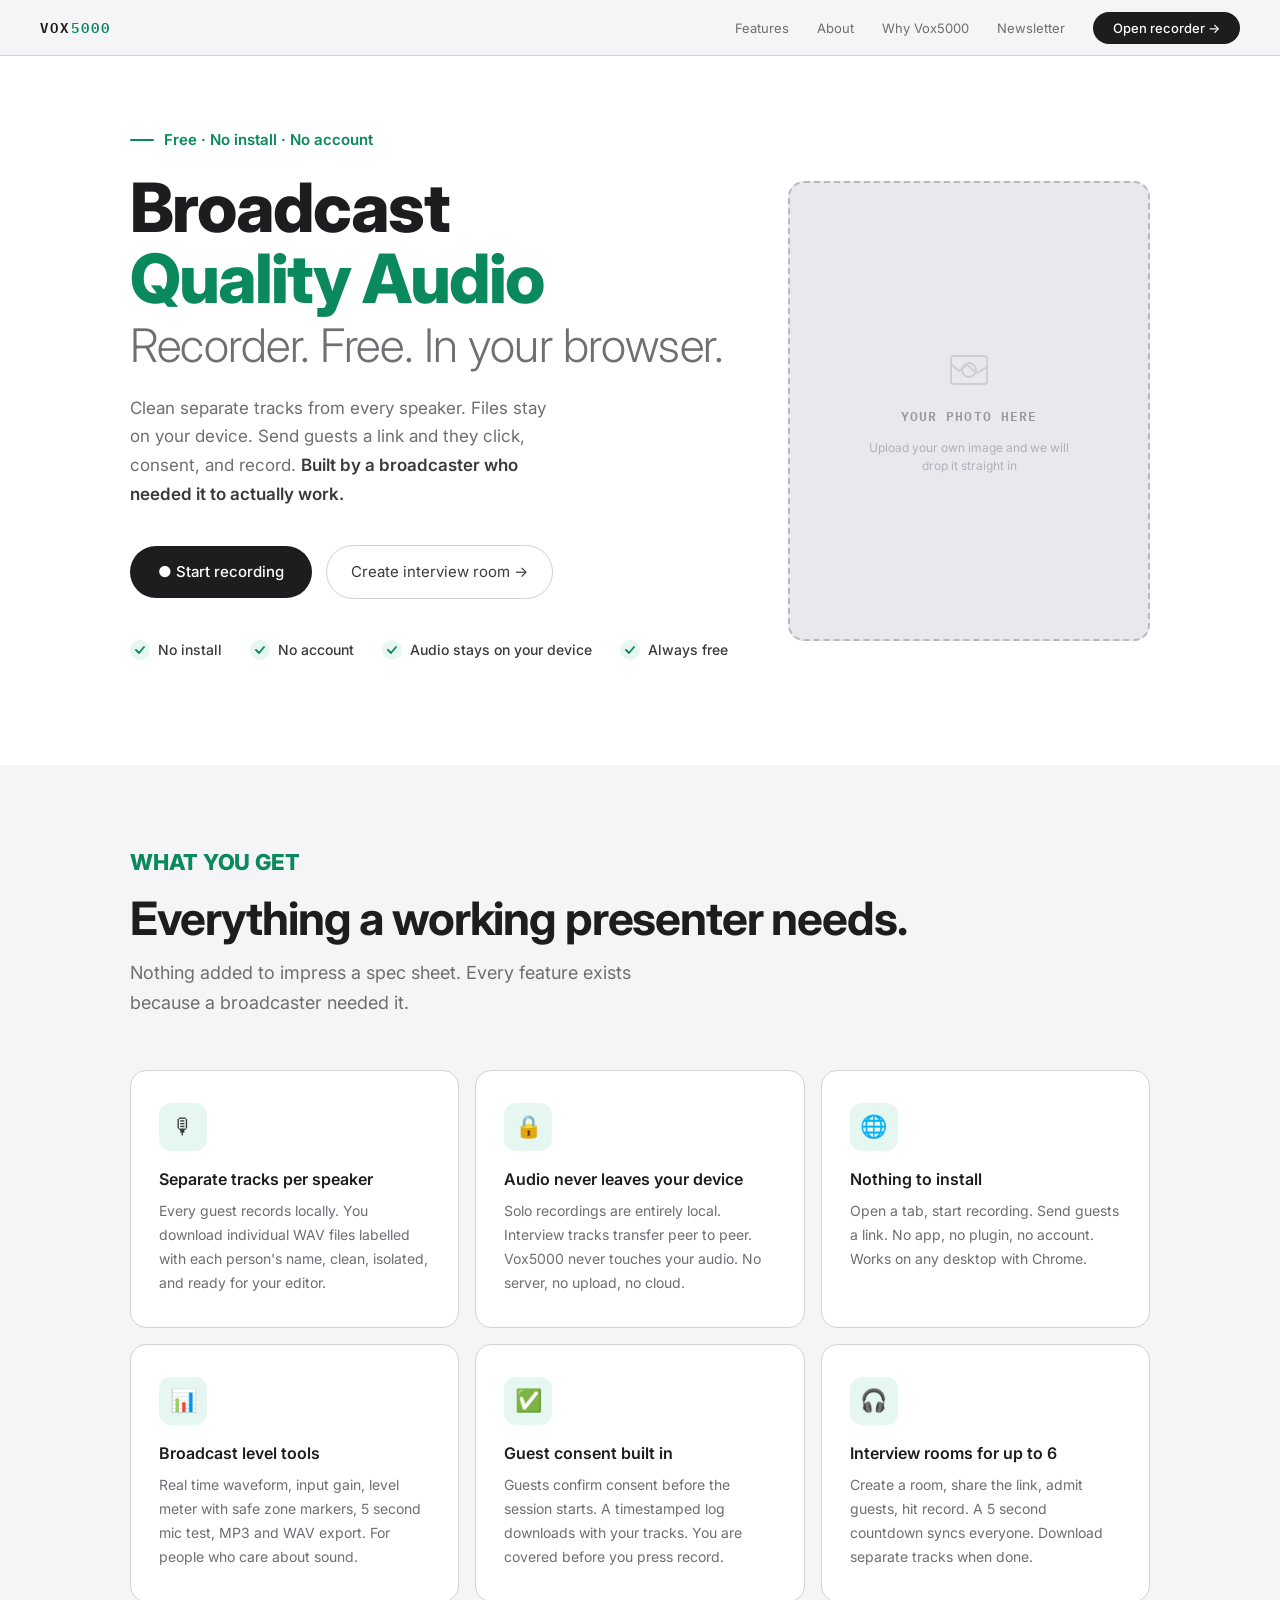
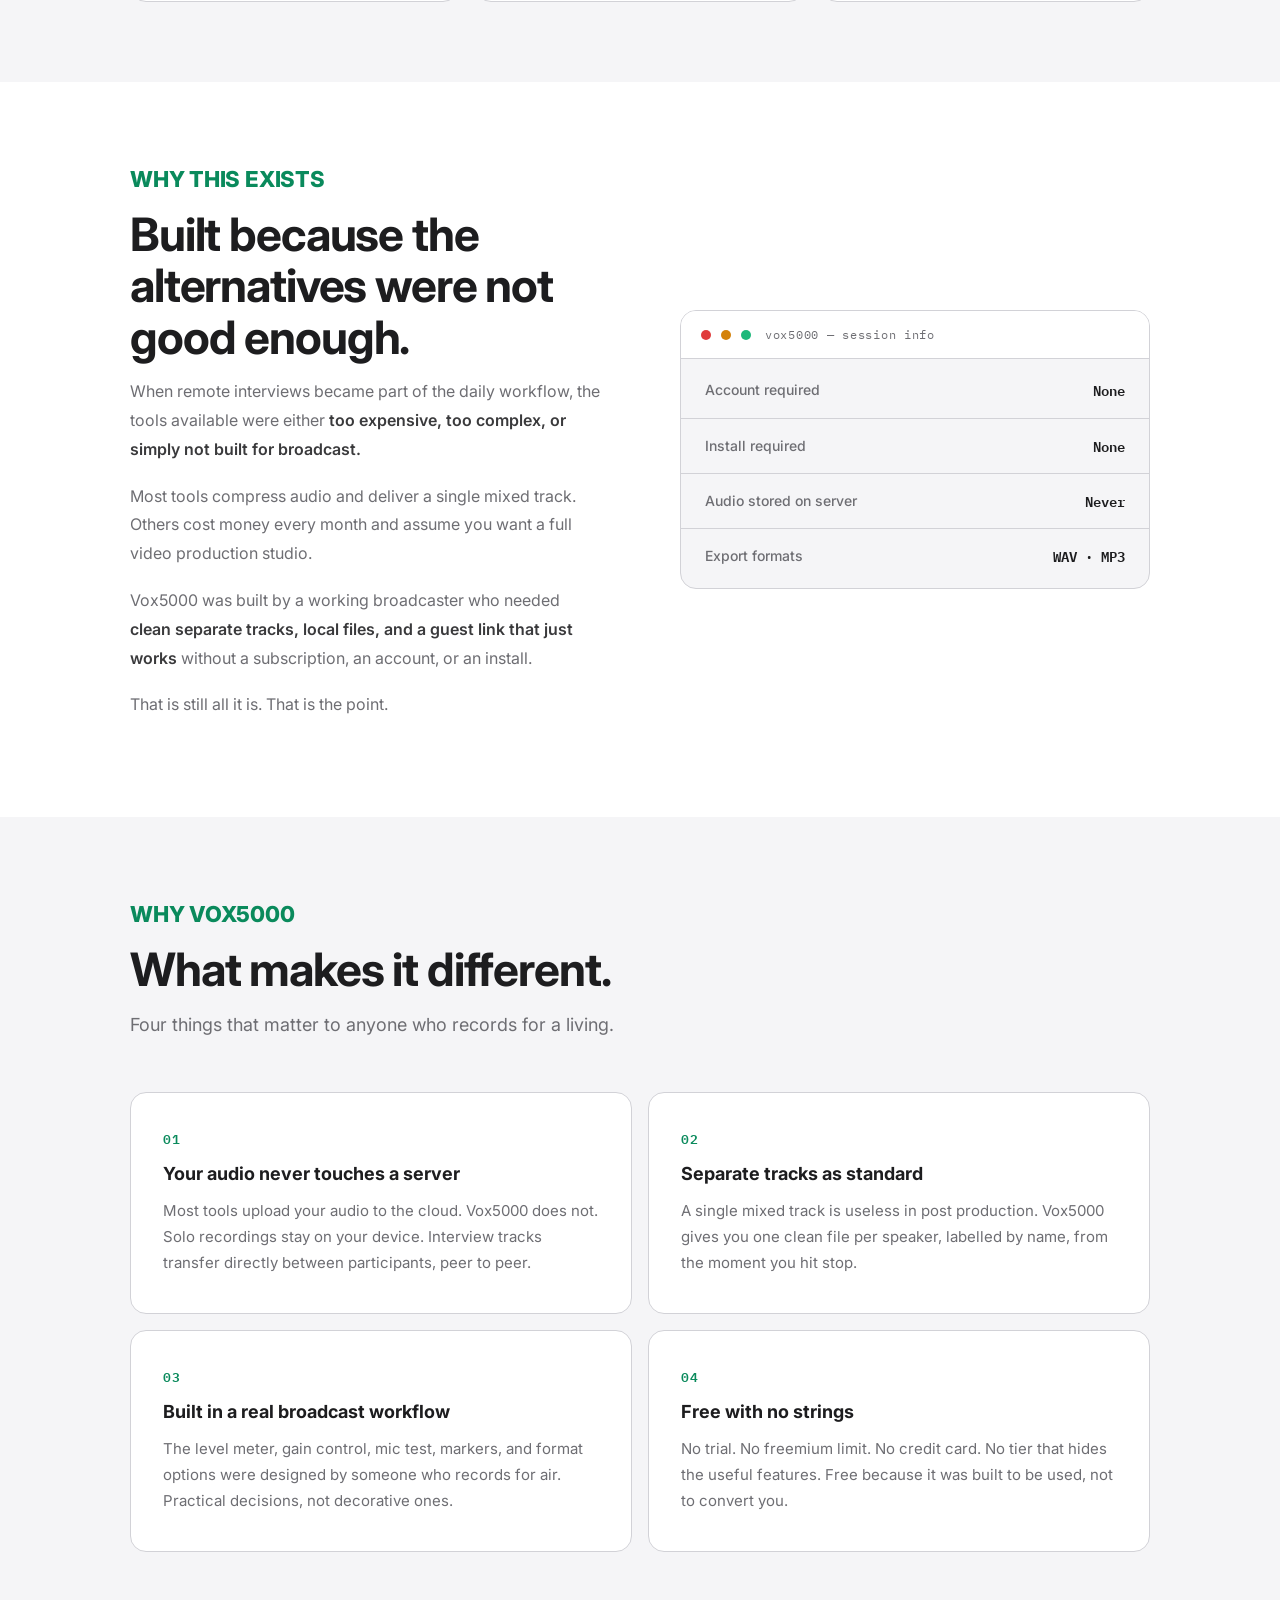
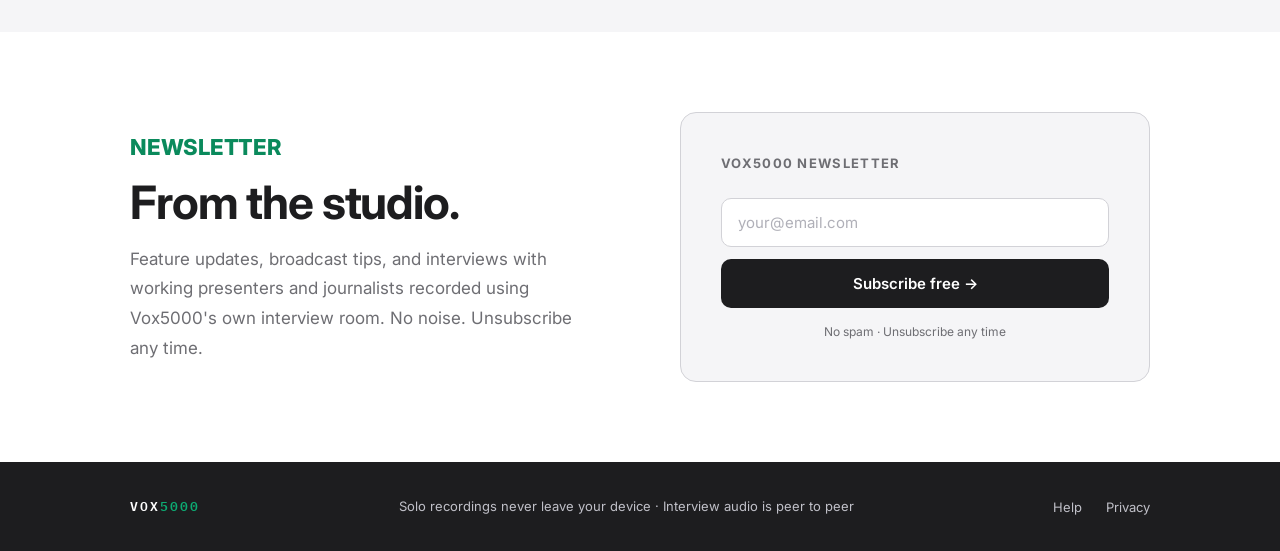
<file: index_final.html>
<!DOCTYPE html>
<html lang="en">
<head>
<meta charset="UTF-8">
<meta name="viewport" content="width=device-width, initial-scale=1.0">
<meta name="description" content="Broadcast quality audio recorder. Free in your browser. Separate tracks. Local files. No install. No account. Built by a broadcaster.">
<title>Vox5000 — Broadcast Quality Audio Recorder. Free. In Your Browser.</title>
<link rel="preconnect" href="https://fonts.googleapis.com">
<link rel="preconnect" href="https://fonts.gstatic.com" crossorigin>
<link href="https://fonts.googleapis.com/css2?family=IBM+Plex+Mono:wght@400;500;600&family=Inter:wght@300;400;500;600;700;800&display=swap" rel="stylesheet">
<style>
*, *::before, *::after { box-sizing: border-box; margin: 0; padding: 0; }

:root {
  --bg:          #f5f5f7;
  --white:       #ffffff;
  --border:      #d2d2d7;
  --muted:       #6e6e73;
  --body:        #3a3a3c;
  --heading:     #1d1d1f;
  --white-pure:  #ffffff;
  --green:       #0a8a5c;
  --green-hi:    #0dab73;
  --green-light: #e6f7f1;
}

html { scroll-behavior: smooth; }

body {
  background: var(--bg);
  color: var(--body);
  font-family: 'Inter', system-ui, sans-serif;
  font-size: 16px;
  line-height: 1.6;
  -webkit-font-smoothing: antialiased;
}

/* ── NAV ── */
nav {
  position: fixed;
  top: 0; left: 0; right: 0;
  z-index: 100;
  height: 56px;
  display: flex;
  align-items: center;
  justify-content: space-between;
  padding: 0 40px;
  background: rgba(245,245,247,0.92);
  backdrop-filter: blur(20px);
  border-bottom: 1px solid var(--border);
}

/* Logo: VOX in dark, 5000 in green */
.nav-logo {
  font-family: 'IBM Plex Mono', monospace;
  font-size: 14px;
  font-weight: 600;
  letter-spacing: 0.16em;
  color: var(--heading);
  text-decoration: none;
}
.nav-logo span { color: var(--green); }

.nav-links {
  display: flex;
  align-items: center;
  gap: 28px;
  list-style: none;
}

.nav-links a {
  font-size: 13px;
  color: var(--muted);
  text-decoration: none;
  transition: color 0.15s;
}

.nav-links a:hover { color: var(--heading); }

.nav-cta {
  background: var(--heading) !important;
  color: var(--white) !important;
  padding: 8px 20px;
  border-radius: 980px;
  font-weight: 500 !important;
  transition: background 0.2s !important;
}

.nav-cta:hover { background: var(--green) !important; }

/* ── HERO ── */
.hero {
  background: var(--white);
  padding-top: 56px;
}

.hero-inner {
  max-width: 1100px;
  margin: 0 auto;
  padding: 72px 40px 72px;
  display: grid;
  grid-template-columns: 1fr 1fr;
  gap: 60px;
  align-items: center;
}

.hero-tag {
  font-size: 15px;
  font-weight: 600;
  color: var(--green);
  margin-bottom: 20px;
  display: flex;
  align-items: center;
  gap: 10px;
}

.hero-tag::before {
  content: '';
  width: 24px;
  height: 2px;
  background: var(--green);
  border-radius: 1px;
  flex-shrink: 0;
}

h1 {
  font-size: clamp(42px, 5.5vw, 68px);
  font-weight: 800;
  line-height: 1.04;
  letter-spacing: -0.03em;
  color: var(--heading);
  margin-bottom: 24px;
}

h1 .line2 { color: var(--green); display: block; }
h1 .line3 {
  color: var(--muted);
  font-weight: 300;
  font-size: 0.68em;
  display: block;
  letter-spacing: -0.01em;
  margin-top: 8px;
}

.hero-sub {
  font-size: 17px;
  color: var(--muted);
  line-height: 1.7;
  margin-bottom: 36px;
  max-width: 440px;
}

.hero-sub strong { color: var(--body); font-weight: 600; }

/* ── BUTTONS ── */
.hero-actions {
  display: flex;
  align-items: center;
  gap: 14px;
  flex-wrap: wrap;
  margin-bottom: 40px;
}

.btn-primary {
  display: inline-flex;
  align-items: center;
  gap: 8px;
  background: var(--heading);
  color: var(--white);
  font-size: 15px;
  font-weight: 500;
  padding: 14px 28px;
  border-radius: 980px;
  text-decoration: none;
  transition: background 0.2s, transform 0.1s;
}

.btn-primary:hover { background: var(--green); transform: translateY(-1px); }

.btn-secondary {
  display: inline-flex;
  align-items: center;
  gap: 8px;
  background: transparent;
  color: var(--body);
  font-size: 15px;
  padding: 14px 24px;
  border-radius: 980px;
  text-decoration: none;
  border: 1.5px solid var(--border);
  transition: border-color 0.2s, color 0.2s;
}

.btn-secondary:hover { border-color: var(--body); color: var(--heading); }

/* ── TRUST ROW ── */
.trust-row {
  display: flex;
  align-items: center;
  gap: 28px;
  flex-wrap: nowrap;
  /* space from the features grey bar below */
  padding-bottom: 32px;
}

.trust-item {
  display: flex;
  align-items: center;
  gap: 8px;
  font-size: 14px;
  font-weight: 500;
  color: var(--body);
  white-space: nowrap;
}

.trust-check {
  width: 20px;
  height: 20px;
  border-radius: 50%;
  background: var(--green-light);
  display: flex;
  align-items: center;
  justify-content: center;
  flex-shrink: 0;
}

/* ── HERO IMAGE PLACEHOLDER ── */
.hero-image-wrap { position: relative; }

.hero-img-placeholder {
  width: 100%;
  height: 460px;
  background: #e8e8ed;
  border-radius: 16px;
  display: flex;
  flex-direction: column;
  align-items: center;
  justify-content: center;
  gap: 12px;
  border: 2px dashed #b8b8c0;
  /* breathing room so it doesn't touch the section below */
  margin-bottom: 0;
}

.hero-img-placeholder svg { opacity: 0.3; }

.hero-img-placeholder span {
  font-size: 13px;
  font-weight: 600;
  color: #999;
  font-family: 'IBM Plex Mono', monospace;
  letter-spacing: 0.08em;
  text-transform: uppercase;
}

.hero-img-placeholder p {
  font-size: 12px;
  color: #b0b0b8;
  text-align: center;
  max-width: 200px;
  line-height: 1.5;
}

/* ── SECTION LAYOUT ── */
.wrap-grey  { background: var(--bg); }
.wrap-white { background: var(--white); }

.section {
  max-width: 1100px;
  margin: 0 auto;
  padding: 80px 40px;
}

/* Section label — big, bold, green */
.section-label {
  font-size: 22px;
  font-weight: 800;
  letter-spacing: -0.01em;
  color: var(--green);
  margin-bottom: 12px;
  text-transform: uppercase;
}

h2 {
  font-size: clamp(30px, 3.8vw, 46px);
  font-weight: 700;
  color: var(--heading);
  letter-spacing: -0.025em;
  line-height: 1.12;
  margin-bottom: 14px;
}

.section-sub {
  font-size: 18px;
  color: var(--muted);
  line-height: 1.65;
  max-width: 540px;
  margin-bottom: 52px;
}

/* ── FEATURES GRID ── */
.panel-grid {
  display: grid;
  grid-template-columns: repeat(3, 1fr);
  gap: 16px;
}

.panel-cell {
  background: var(--white);
  border: 1px solid var(--border);
  border-radius: 16px;
  padding: 32px 28px;
  transition: box-shadow 0.2s, transform 0.2s;
}

.panel-cell:hover {
  box-shadow: 0 8px 32px rgba(0,0,0,0.08);
  transform: translateY(-2px);
}

.panel-icon {
  width: 48px;
  height: 48px;
  background: var(--green-light);
  border-radius: 12px;
  display: flex;
  align-items: center;
  justify-content: center;
  margin-bottom: 18px;
  font-size: 22px;
}

.panel-cell h3 {
  font-size: 16px;
  font-weight: 600;
  color: var(--heading);
  margin-bottom: 10px;
  line-height: 1.3;
}

.panel-cell p {
  font-size: 14px;
  color: var(--muted);
  line-height: 1.7;
}

/* ── ORIGIN ── */
.origin-grid {
  display: grid;
  grid-template-columns: 1fr 1fr;
  gap: 80px;
  align-items: center;
}

.origin-body p {
  font-size: 16px;
  color: var(--muted);
  line-height: 1.8;
  margin-bottom: 18px;
}

.origin-body p strong { color: var(--body); font-weight: 600; }

/* Session info card */
.origin-card {
  background: var(--bg);
  border: 1px solid var(--border);
  border-radius: 16px;
  overflow: hidden;
}

.origin-card-header {
  background: var(--white);
  border-bottom: 1px solid var(--border);
  padding: 14px 20px;
  display: flex;
  align-items: center;
  gap: 6px;
}

.origin-card-dot { width: 10px; height: 10px; border-radius: 50%; }

.origin-card-header span {
  font-family: 'IBM Plex Mono', monospace;
  font-size: 12px;
  color: var(--muted);
  letter-spacing: 0.06em;
  margin-left: 8px;
}

.origin-card-body { padding: 4px 0; }

.origin-stat {
  padding: 16px 24px;
  border-bottom: 1px solid var(--border);
  display: flex;
  justify-content: space-between;
  align-items: center;
  gap: 16px;
}

.origin-stat:last-child { border-bottom: none; }

.stat-label {
  font-size: 14px;
  font-weight: 500;
  color: var(--muted);
}

.stat-value {
  font-family: 'IBM Plex Mono', monospace;
  font-size: 14px;
  color: var(--heading);
  font-weight: 600;
  text-align: right;
}

/* ── WHAT MAKES IT DIFFERENT ── */
.different-grid {
  display: grid;
  grid-template-columns: 1fr 1fr;
  gap: 16px;
}

.diff-cell {
  background: var(--white);
  border: 1px solid var(--border);
  border-radius: 16px;
  padding: 36px 32px;
  transition: box-shadow 0.2s, transform 0.2s;
}

.diff-cell:hover {
  box-shadow: 0 8px 32px rgba(0,0,0,0.07);
  transform: translateY(-2px);
}

.diff-number {
  font-family: 'IBM Plex Mono', monospace;
  font-size: 13px;
  font-weight: 600;
  color: var(--green);
  letter-spacing: 0.1em;
  margin-bottom: 14px;
  display: block;
}

.diff-cell h3 {
  font-size: 18px;
  font-weight: 700;
  color: var(--heading);
  margin-bottom: 12px;
  line-height: 1.25;
}

.diff-cell p {
  font-size: 15px;
  color: var(--muted);
  line-height: 1.75;
}

/* ── NEWSLETTER ── */
.newsletter-inner {
  display: grid;
  grid-template-columns: 1fr 1fr;
  gap: 80px;
  align-items: center;
}

.newsletter-left h2 { margin-bottom: 16px; }

.newsletter-left p {
  font-size: 17px;
  color: var(--muted);
  line-height: 1.75;
}

.newsletter-card {
  background: var(--bg);
  border: 1px solid var(--border);
  border-radius: 16px;
  padding: 40px;
}

.newsletter-card-label {
  font-size: 13px;
  font-weight: 700;
  letter-spacing: 0.1em;
  text-transform: uppercase;
  color: var(--muted);
  margin-bottom: 24px;
}

.email-field {
  width: 100%;
  background: var(--white);
  border: 1.5px solid var(--border);
  border-radius: 10px;
  padding: 14px 16px;
  font-size: 15px;
  font-family: 'Inter', sans-serif;
  color: var(--heading);
  outline: none;
  margin-bottom: 12px;
  transition: border-color 0.15s;
}

.email-field::placeholder { color: #b0b0b8; }
.email-field:focus { border-color: var(--green); }

.email-btn {
  width: 100%;
  background: var(--heading);
  color: var(--white);
  border: none;
  border-radius: 10px;
  padding: 15px 20px;
  font-family: 'Inter', sans-serif;
  font-size: 15px;
  font-weight: 600;
  cursor: pointer;
  transition: background 0.15s;
}

.email-btn:hover { background: var(--green); }

.email-note {
  font-size: 12px;
  color: var(--muted);
  text-align: center;
  margin-top: 14px;
}

/* ── FOOTER — dark with white readable text ── */
footer {
  background: var(--heading);
}

.footer-inner {
  max-width: 1100px;
  margin: 0 auto;
  padding: 32px 40px;
  display: flex;
  align-items: center;
  justify-content: space-between;
  flex-wrap: wrap;
  gap: 16px;
}

/* Footer logo: VOX in white, 5000 in green */
.footer-logo {
  font-family: 'IBM Plex Mono', monospace;
  font-size: 13px;
  font-weight: 600;
  letter-spacing: 0.16em;
  color: #ffffff;
}

.footer-logo span { color: var(--green-hi); }

.footer-note {
  font-size: 13px;
  color: #c0c0c8;
}

.footer-links { display: flex; gap: 24px; list-style: none; }

.footer-links a {
  font-size: 13px;
  color: #c0c0c8;
  text-decoration: none;
  transition: color 0.15s;
}

.footer-links a:hover { color: #ffffff; }

/* ── RESPONSIVE ── */
@media (max-width: 860px) {
  nav { padding: 0 20px; }
  .nav-links { display: none; }
  .hero-inner { grid-template-columns: 1fr; padding: 40px 20px 40px; gap: 40px; }
  .hero-img-placeholder { height: 280px; }
  .trust-row { flex-wrap: wrap; gap: 16px; }
  .section { padding: 60px 20px; }
  .panel-grid { grid-template-columns: 1fr; }
  .origin-grid { grid-template-columns: 1fr; gap: 40px; }
  .different-grid { grid-template-columns: 1fr; }
  .newsletter-inner { grid-template-columns: 1fr; gap: 40px; }
  .footer-inner { padding: 28px 20px; flex-direction: column; align-items: flex-start; }
}
</style>
</head>
<body>

<!-- NAV -->
<nav>
  <a href="#" class="nav-logo">VOX<span>5000</span></a>
  <ul class="nav-links">
    <li><a href="#features">Features</a></li>
    <li><a href="#about">About</a></li>
    <li><a href="#different">Why Vox5000</a></li>
    <li><a href="#newsletter">Newsletter</a></li>
    <li><a href="/record" class="nav-cta" href="/record">Open recorder →</a></li>
  </ul>
</nav>

<!-- HERO -->
<section class="hero">
  <div class="hero-inner">
    <div class="hero-left">
      <div class="hero-tag">Free · No install · No account</div>
      <h1>
        Broadcast
        <span class="line2">Quality Audio</span>
        <span class="line3">Recorder. Free. In your browser.</span>
      </h1>
      <p class="hero-sub">
        Clean separate tracks from every speaker. Files stay on your device. Send guests a link and they click, consent, and record. <strong>Built by a broadcaster who needed it to actually work.</strong>
      </p>
      <div class="hero-actions">
        <a href="/record" class="btn-primary">● Start recording</a>
        <a href="/room.html" class="btn-secondary">Create interview room →</a>
      </div>
      <div class="trust-row">
        <div class="trust-item">
          <div class="trust-check"><svg width="10" height="8" viewBox="0 0 10 8" fill="none"><path d="M1 4l3 3 5-6" stroke="#0a8a5c" stroke-width="1.8" stroke-linecap="round" stroke-linejoin="round"/></svg></div>
          No install
        </div>
        <div class="trust-item">
          <div class="trust-check"><svg width="10" height="8" viewBox="0 0 10 8" fill="none"><path d="M1 4l3 3 5-6" stroke="#0a8a5c" stroke-width="1.8" stroke-linecap="round" stroke-linejoin="round"/></svg></div>
          No account
        </div>
        <div class="trust-item">
          <div class="trust-check"><svg width="10" height="8" viewBox="0 0 10 8" fill="none"><path d="M1 4l3 3 5-6" stroke="#0a8a5c" stroke-width="1.8" stroke-linecap="round" stroke-linejoin="round"/></svg></div>
          Audio stays on your device
        </div>
        <div class="trust-item">
          <div class="trust-check"><svg width="10" height="8" viewBox="0 0 10 8" fill="none"><path d="M1 4l3 3 5-6" stroke="#0a8a5c" stroke-width="1.8" stroke-linecap="round" stroke-linejoin="round"/></svg></div>
          Always free
        </div>
      </div>
    </div>

    <!-- PHOTO PLACEHOLDER — swap this div for your <img> tag when ready -->
    <div class="hero-image-wrap">
      <div class="hero-img-placeholder">
        <svg width="48" height="48" viewBox="0 0 48 48" fill="none">
          <rect x="6" y="10" width="36" height="28" rx="3" stroke="#999" stroke-width="2"/>
          <circle cx="24" cy="24" r="7" stroke="#999" stroke-width="2"/>
          <path d="M6 18l8 7 8-6 10 8 10-6" stroke="#999" stroke-width="2" stroke-linecap="round"/>
        </svg>
        <span>Your photo here</span>
        <p>Upload your own image and we will drop it straight in</p>
      </div>
    </div>
  </div>
</section>

<!-- FEATURES -->
<div class="wrap-grey" id="features">
  <div class="section">
    <div class="section-label">What you get</div>
    <h2>Everything a working presenter needs.</h2>
    <p class="section-sub">Nothing added to impress a spec sheet. Every feature exists because a broadcaster needed it.</p>
    <div class="panel-grid">
      <div class="panel-cell">
        <div class="panel-icon">🎙</div>
        <h3>Separate tracks per speaker</h3>
        <p>Every guest records locally. You download individual WAV files labelled with each person's name, clean, isolated, and ready for your editor.</p>
      </div>
      <div class="panel-cell">
        <div class="panel-icon">🔒</div>
        <h3>Audio never leaves your device</h3>
        <p>Solo recordings are entirely local. Interview tracks transfer peer to peer. Vox5000 never touches your audio. No server, no upload, no cloud.</p>
      </div>
      <div class="panel-cell">
        <div class="panel-icon">🌐</div>
        <h3>Nothing to install</h3>
        <p>Open a tab, start recording. Send guests a link. No app, no plugin, no account. Works on any desktop with Chrome.</p>
      </div>
      <div class="panel-cell">
        <div class="panel-icon">📊</div>
        <h3>Broadcast level tools</h3>
        <p>Real time waveform, input gain, level meter with safe zone markers, 5 second mic test, MP3 and WAV export. For people who care about sound.</p>
      </div>
      <div class="panel-cell">
        <div class="panel-icon">✅</div>
        <h3>Guest consent built in</h3>
        <p>Guests confirm consent before the session starts. A timestamped log downloads with your tracks. You are covered before you press record.</p>
      </div>
      <div class="panel-cell">
        <div class="panel-icon">🎧</div>
        <h3>Interview rooms for up to 6</h3>
        <p>Create a room, share the link, admit guests, hit record. A 5 second countdown syncs everyone. Download separate tracks when done.</p>
      </div>
    </div>
  </div>
</div>

<!-- ORIGIN / ABOUT -->
<div class="wrap-white" id="about">
  <div class="section">
    <div class="origin-grid">
      <div class="origin-body">
        <div class="section-label">Why this exists</div>
        <h2>Built because the alternatives were not good enough.</h2>
        <p>When remote interviews became part of the daily workflow, the tools available were either <strong>too expensive, too complex, or simply not built for broadcast.</strong></p>
        <p>Most tools compress audio and deliver a single mixed track. Others cost money every month and assume you want a full video production studio.</p>
        <p>Vox5000 was built by a working broadcaster who needed <strong>clean separate tracks, local files, and a guest link that just works</strong> without a subscription, an account, or an install.</p>
        <p>That is still all it is. That is the point.</p>
      </div>
      <div class="origin-card">
        <div class="origin-card-header">
          <div class="origin-card-dot" style="background:#e03c3c"></div>
          <div class="origin-card-dot" style="background:#d4820a;margin-left:4px"></div>
          <div class="origin-card-dot" style="background:#1db87a;margin-left:4px"></div>
          <span>vox5000 — session info</span>
        </div>
        <div class="origin-card-body">
          <div class="origin-stat">
            <span class="stat-label">Account required</span>
            <span class="stat-value">None</span>
          </div>
          <div class="origin-stat">
            <span class="stat-label">Install required</span>
            <span class="stat-value">None</span>
          </div>
          <div class="origin-stat">
            <span class="stat-label">Audio stored on server</span>
            <span class="stat-value">Never</span>
          </div>
          <div class="origin-stat">
            <span class="stat-label">Export formats</span>
            <span class="stat-value">WAV · MP3</span>
          </div>
        </div>
      </div>
    </div>
  </div>
</div>

<!-- WHAT MAKES IT DIFFERENT -->
<div class="wrap-grey" id="different">
  <div class="section">
    <div class="section-label">Why Vox5000</div>
    <h2>What makes it different.</h2>
    <p class="section-sub">Four things that matter to anyone who records for a living.</p>
    <div class="different-grid">
      <div class="diff-cell">
        <span class="diff-number">01</span>
        <h3>Your audio never touches a server</h3>
        <p>Most tools upload your audio to the cloud. Vox5000 does not. Solo recordings stay on your device. Interview tracks transfer directly between participants, peer to peer.</p>
      </div>
      <div class="diff-cell">
        <span class="diff-number">02</span>
        <h3>Separate tracks as standard</h3>
        <p>A single mixed track is useless in post production. Vox5000 gives you one clean file per speaker, labelled by name, from the moment you hit stop.</p>
      </div>
      <div class="diff-cell">
        <span class="diff-number">03</span>
        <h3>Built in a real broadcast workflow</h3>
        <p>The level meter, gain control, mic test, markers, and format options were designed by someone who records for air. Practical decisions, not decorative ones.</p>
      </div>
      <div class="diff-cell">
        <span class="diff-number">04</span>
        <h3>Free with no strings</h3>
        <p>No trial. No freemium limit. No credit card. No tier that hides the useful features. Free because it was built to be used, not to convert you.</p>
      </div>
    </div>
  </div>
</div>

<!-- NEWSLETTER -->
<div class="wrap-white" id="newsletter">
  <div class="section">
    <div class="newsletter-inner">
      <div class="newsletter-left">
        <div class="section-label">Newsletter</div>
        <h2>From the studio.</h2>
        <p>Feature updates, broadcast tips, and interviews with working presenters and journalists recorded using Vox5000's own interview room. No noise. Unsubscribe any time.</p>
      </div>
      <div class="newsletter-card">
        <div class="newsletter-card-label">Vox5000 Newsletter</div>
        <!-- REPLACE WITH BEEHIIV EMBED CODE -->
        <input type="email" class="email-field" placeholder="your@email.com">
        <button class="email-btn" onclick="window.open('https://vox5000.beehiiv.com','_blank')">
          Subscribe free →
        </button>
        <!-- END PLACEHOLDER -->
        <p class="email-note">No spam · Unsubscribe any time</p>
      </div>
    </div>
  </div>
</div>

<!-- FOOTER -->
<footer>
  <div class="footer-inner">
    <div class="footer-logo">VOX<span>5000</span></div>
    <p class="footer-note">Solo recordings never leave your device · Interview audio is peer to peer</p>
    <ul class="footer-links">
      <li><a href="/help.html">Help</a></li>
      <li><a href="/privacy.html">Privacy</a></li>
    </ul>
  </div>
</footer>

</body>
</html>
</file>
